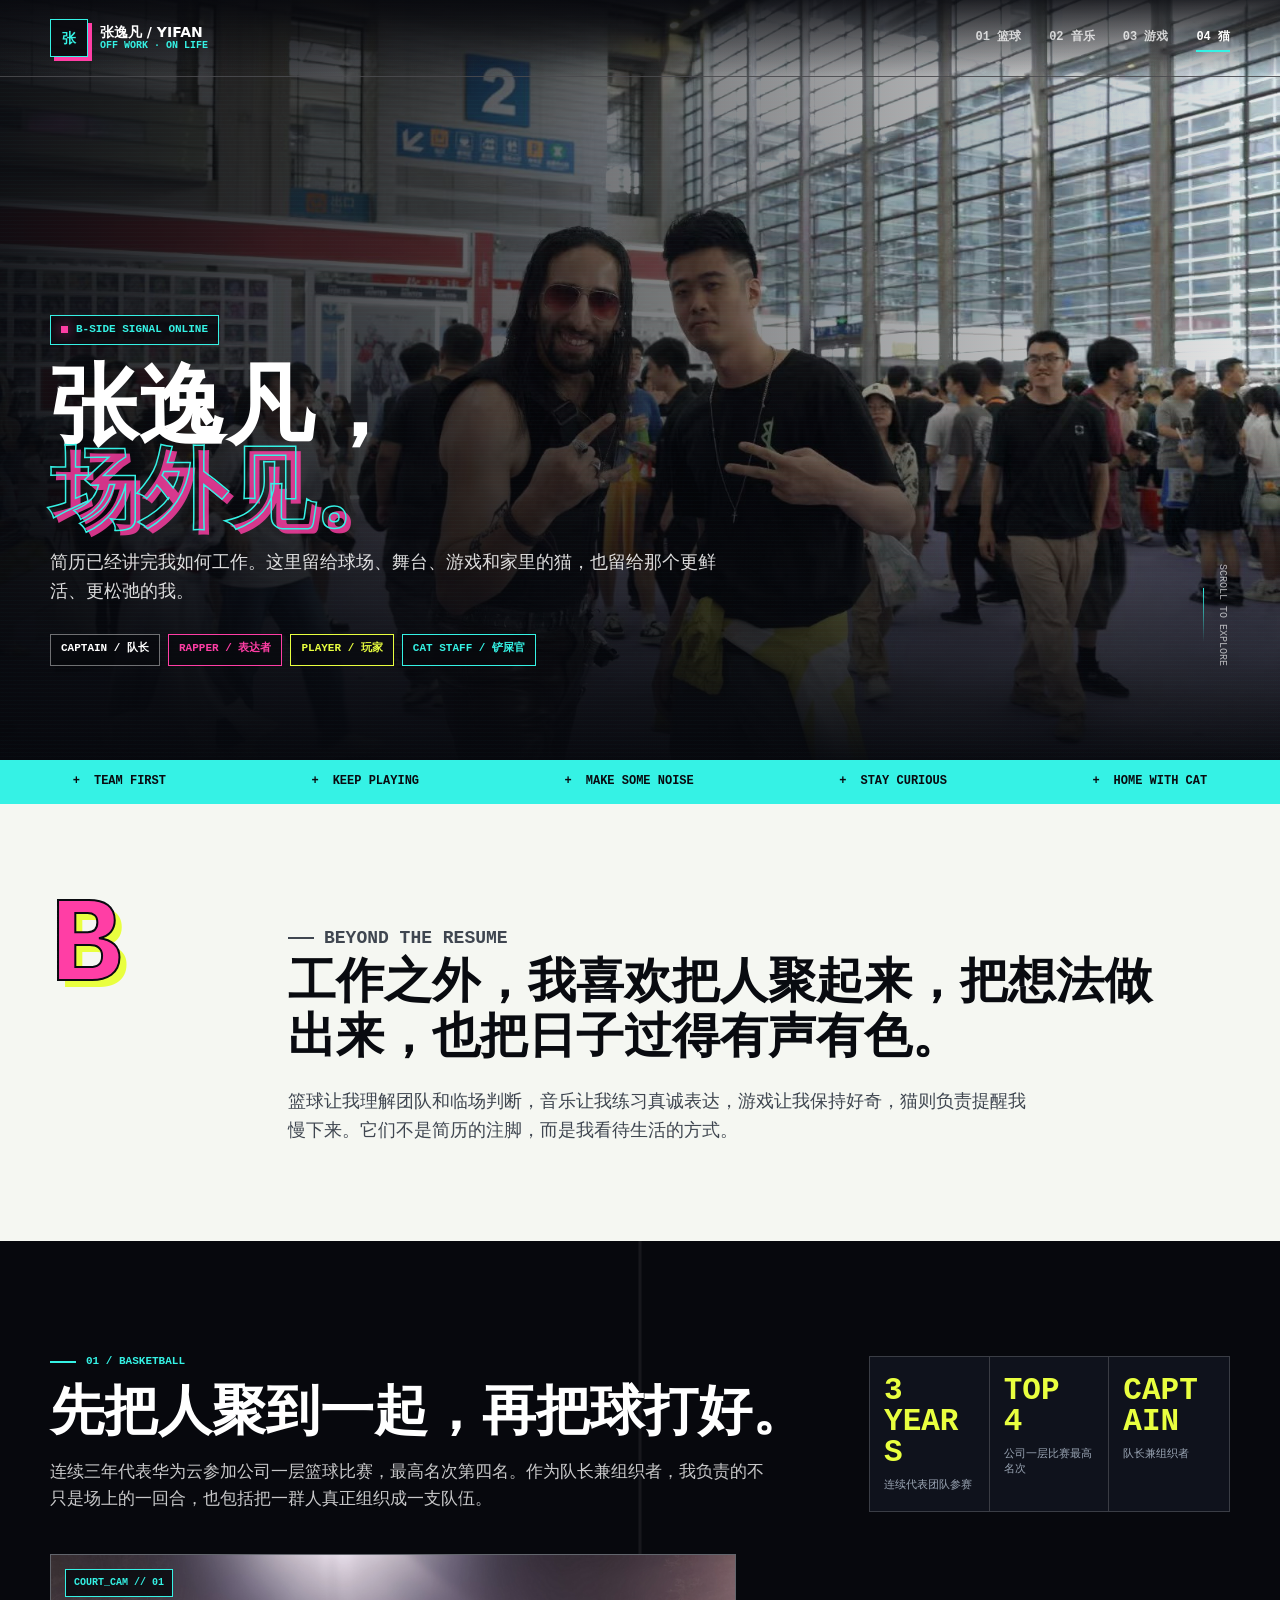
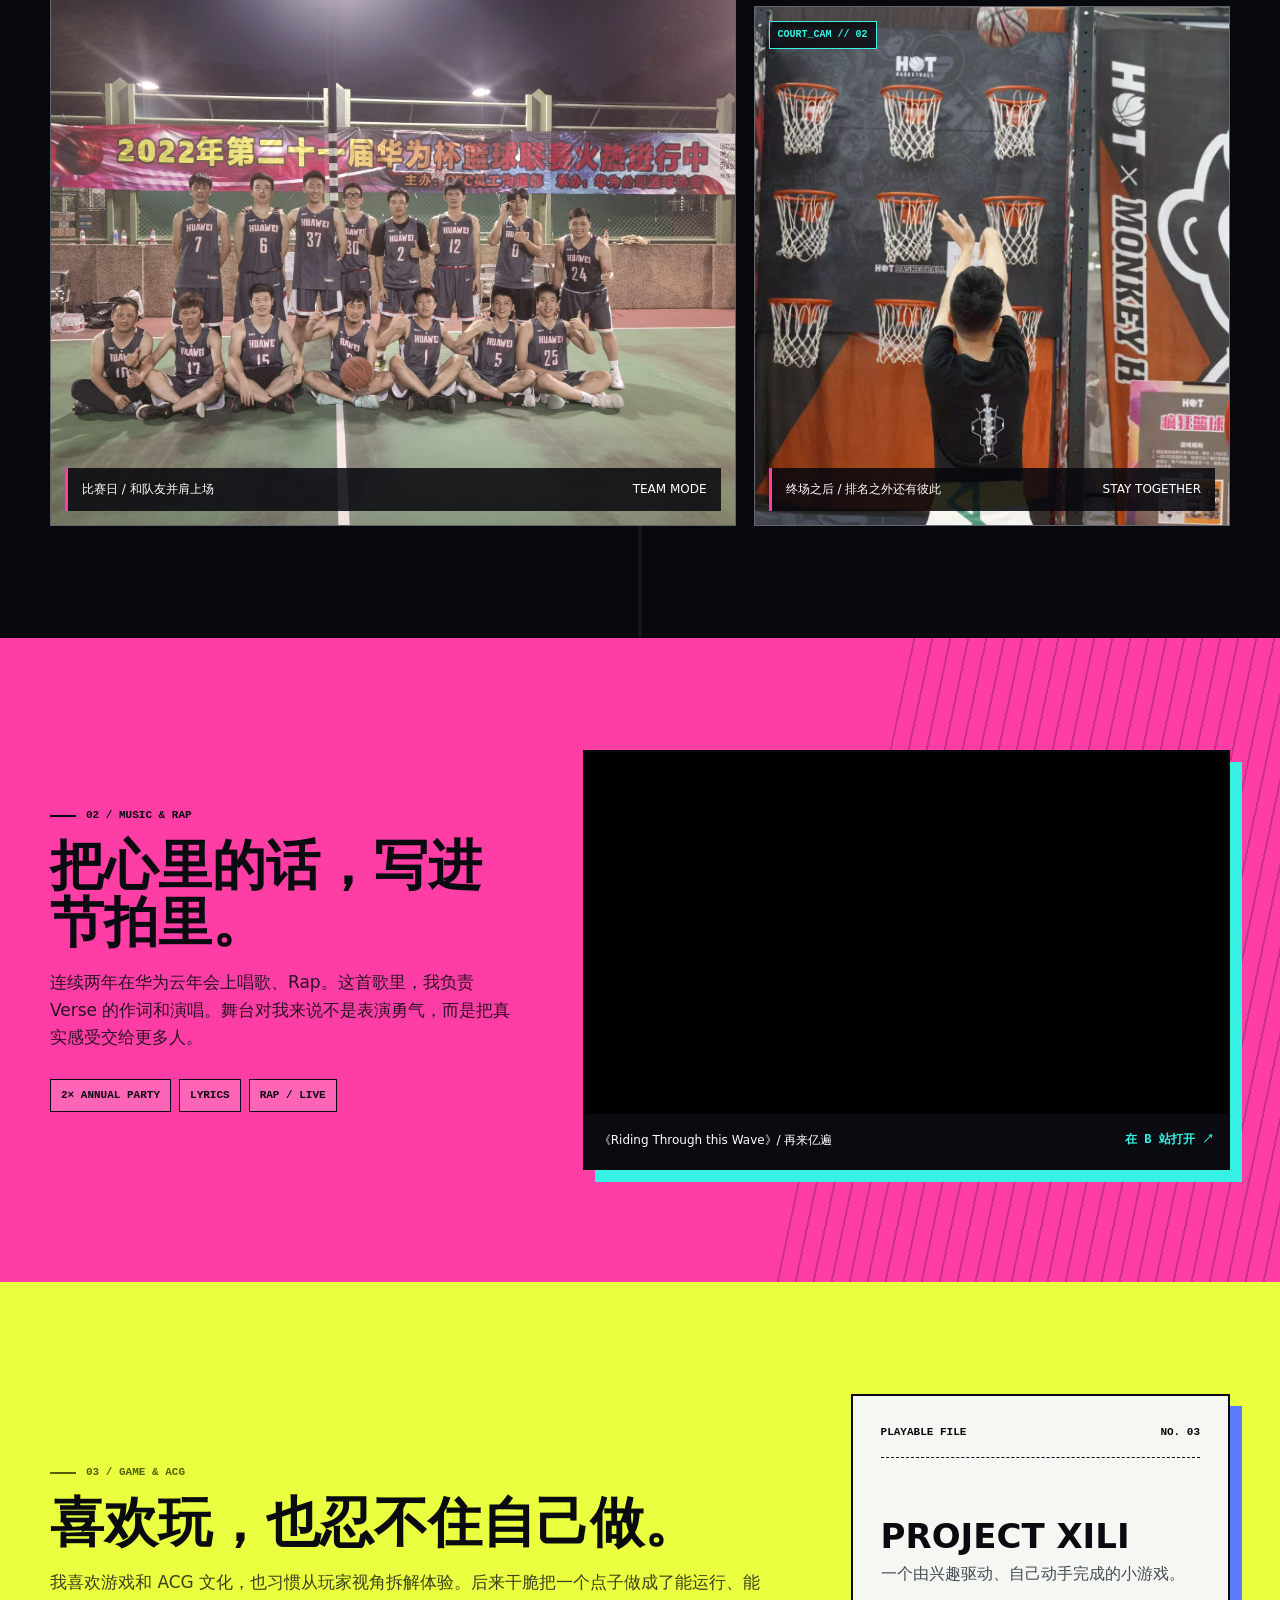
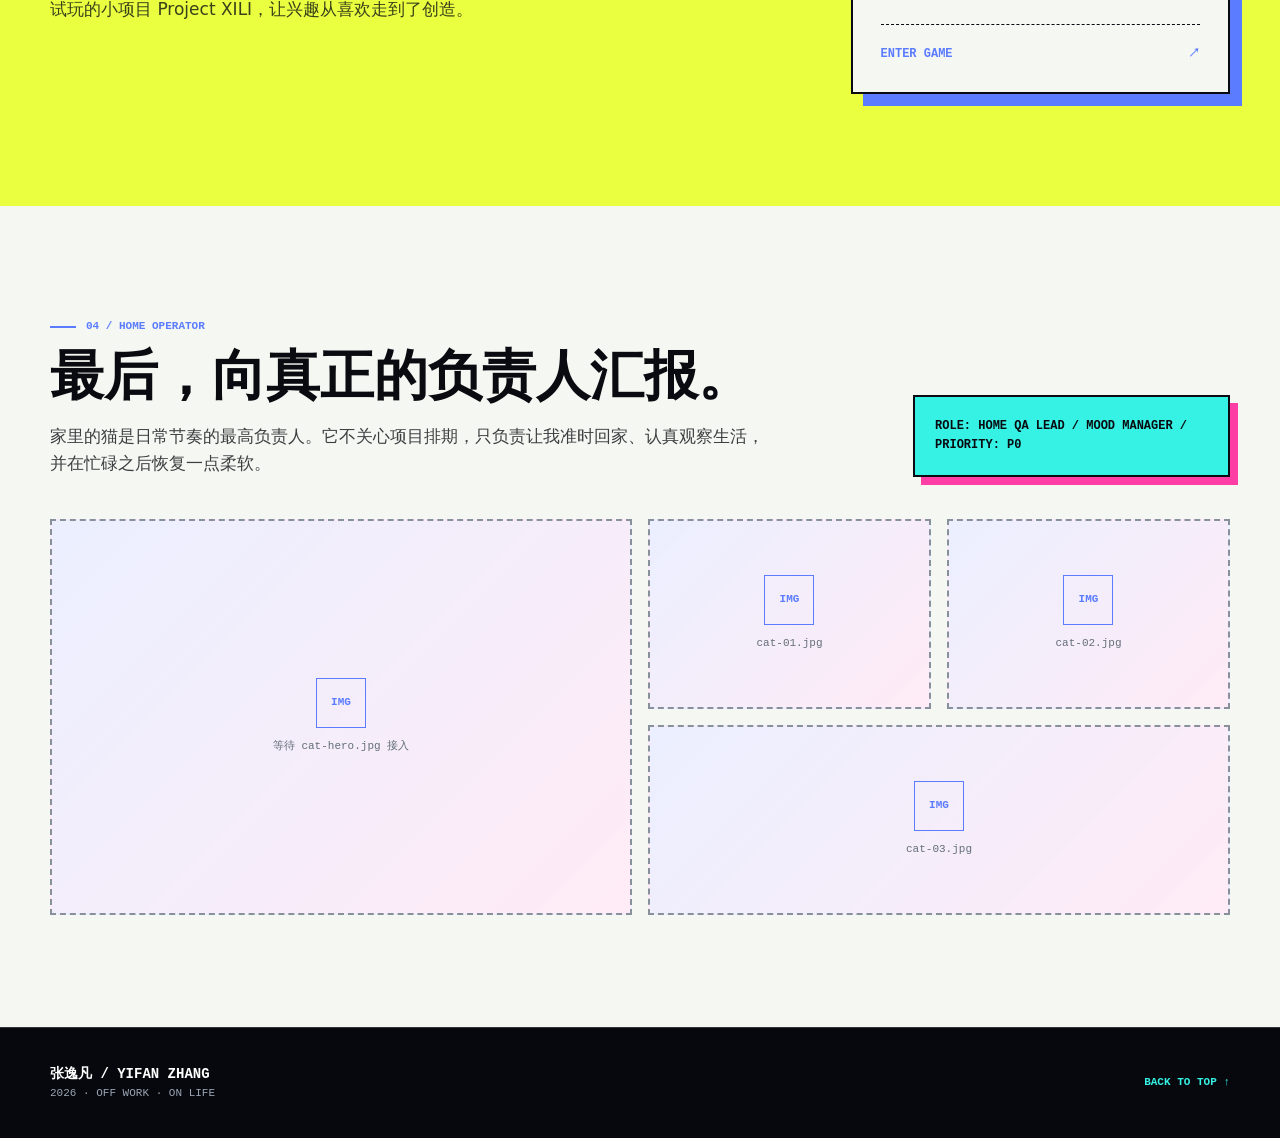
<file: index.html>
<!doctype html>
<html lang="zh-CN">
  <head>
    <meta charset="utf-8" />
    <meta name="viewport" content="width=device-width, initial-scale=1" />
    <meta name="description" content="张逸凡的场外主页：篮球队长、音乐与 Rap、独立游戏，以及家里的猫。" data-attr="content:site.meta.description" />
    <meta name="theme-color" content="#07080d" />
    <title data-text="site.meta.title">张逸凡 · 场外主页</title>
    <link rel="stylesheet" href="./cyber.css" />
    <script src="./content.js" defer></script>
    <script src="./site.js" defer></script>
  </head>
  <body id="top">
    <a class="skip-link" href="#main" data-text="site.a11y.skip">跳到主要内容</a>

    <header class="site-header">
      <div class="nav-shell">
        <a class="brand" href="#top" aria-label="返回首页顶部">
          <span class="brand-mark" data-text="site.brand.mark">张</span>
          <span class="brand-copy">
            <span data-text="site.brand.name">张逸凡 / YIFAN</span>
            <small data-text="site.brand.status">OFF WORK · ON LIFE</small>
          </span>
        </a>
        <button class="menu-toggle" type="button" aria-expanded="false" aria-controls="site-nav" aria-label="打开页面导航">
          <span></span><span></span><span></span>
        </button>
        <nav class="site-nav" id="site-nav" aria-label="兴趣导航">
          <a href="#basketball" data-text="site.nav.basketball">01 篮球</a>
          <a href="#music" data-text="site.nav.music">02 音乐</a>
          <a href="#game" data-text="site.nav.game">03 游戏</a>
          <a href="#cat" data-text="site.nav.cat">04 猫</a>
        </nav>
      </div>
    </header>

    <main id="main">
      <section class="hero" aria-labelledby="hero-title">
        <div class="hero-media" aria-hidden="true">
          <img src="./assets/life/basketball/hero.jpg" alt="" data-attr="src:site.hero.imageSrc" />
        </div>
        <div class="hero-inner">
          <span class="signal" data-text="site.hero.signal">B-SIDE SIGNAL ONLINE</span>
          <h1 id="hero-title">
            <span class="hero-solid" data-text="site.hero.titleSolid">张逸凡，</span>
            <span class="hero-outline" data-text="site.hero.titleOutline">场外见。</span>
          </h1>
          <p class="hero-lead" data-text="site.hero.lead">简历已经讲完我如何工作。这里留给球场、舞台、游戏和家里的猫，也留给那个更鲜活、更松弛的我。</p>
          <ul class="mode-list" aria-label="个人身份标签">
            <li data-text="site.hero.modes.0">CAPTAIN / 队长</li>
            <li data-text="site.hero.modes.1">RAPPER / 表达者</li>
            <li data-text="site.hero.modes.2">PLAYER / 玩家</li>
            <li data-text="site.hero.modes.3">CAT STAFF / 铲屎官</li>
          </ul>
        </div>
        <span class="scroll-cue" aria-hidden="true">SCROLL TO EXPLORE</span>
      </section>

      <div class="ticker" aria-hidden="true">
        <div class="ticker-track">
          <span>TEAM FIRST</span><span>KEEP PLAYING</span><span>MAKE SOME NOISE</span><span>STAY CURIOUS</span><span>HOME WITH CAT</span>
        </div>
      </div>

      <section class="manifesto" aria-labelledby="manifesto-title">
        <div class="content-shell manifesto-grid" data-reveal>
          <div class="manifesto-number" aria-hidden="true">B</div>
          <div>
            <p class="section-kicker" data-text="site.manifesto.kicker">Beyond the resume</p>
            <h2 id="manifesto-title" data-text="site.manifesto.title">工作之外，我喜欢把人聚起来，把想法做出来，也把日子过得有声有色。</h2>
            <p data-text="site.manifesto.copy">篮球让我理解团队和临场判断，音乐让我练习真诚表达，游戏让我保持好奇，猫则负责提醒我慢下来。它们不是简历的注脚，而是我看待生活的方式。</p>
          </div>
        </div>
      </section>

      <section class="hobby-section basketball" id="basketball" aria-labelledby="basketball-title">
        <div class="content-shell">
          <div class="section-head" data-reveal>
            <div>
              <p class="section-kicker" data-text="site.basketball.kicker">01 / Basketball</p>
              <h2 class="section-title" id="basketball-title" data-text="site.basketball.title">先把人聚到一起，再把球打好。</h2>
              <p class="section-copy" data-text="site.basketball.copy">连续三年代表华为云参加公司一层篮球比赛，最高名次第四名。作为队长兼组织者，我负责的不只是场上的一回合，也包括把一群人真正组织成一支队伍。</p>
            </div>
            <div class="stat-board" aria-label="篮球经历数据">
              <div class="stat"><strong data-text="site.basketball.stats.0.value">3 YEARS</strong><span data-text="site.basketball.stats.0.label">连续代表团队参赛</span></div>
              <div class="stat"><strong data-text="site.basketball.stats.1.value">TOP 4</strong><span data-text="site.basketball.stats.1.label">公司一层比赛最高名次</span></div>
              <div class="stat"><strong data-text="site.basketball.stats.2.value">CAPTAIN</strong><span data-text="site.basketball.stats.2.label">队长兼组织者</span></div>
            </div>
          </div>
          <div class="photo-grid" data-reveal>
            <figure class="photo-panel">
              <span class="media-code">COURT_CAM // 01</span>
              <img src="./assets/life/basketball/篮球1.jpg" alt="张逸凡参加篮球比赛的现场照片" data-attr="src:site.basketball.media.0.src;alt:site.basketball.media.0.alt" loading="lazy" />
              <figcaption class="photo-caption"><span data-text="site.basketball.media.0.caption">比赛日 / 和队友并肩上场</span><span>TEAM MODE</span></figcaption>
            </figure>
            <figure class="photo-panel secondary">
              <span class="media-code">COURT_CAM // 02</span>
              <img src="./assets/life/basketball/篮球2.jpg" alt="篮球队比赛后的合影" data-attr="src:site.basketball.media.1.src;alt:site.basketball.media.1.alt" loading="lazy" />
              <figcaption class="photo-caption"><span data-text="site.basketball.media.1.caption">终场之后 / 排名之外还有彼此</span><span>STAY TOGETHER</span></figcaption>
            </figure>
          </div>
        </div>
      </section>

      <section class="hobby-section music" id="music" aria-labelledby="music-title">
        <div class="content-shell music-layout">
          <div data-reveal>
            <p class="section-kicker" data-text="site.music.kicker">02 / Music & Rap</p>
            <h2 class="section-title" id="music-title" data-text="site.music.title">把心里的话，写进节拍里。</h2>
            <p class="section-copy" data-text="site.music.copy">连续两年在华为云年会上唱歌、Rap。这首歌里，我负责 Verse 的作词和演唱。舞台对我来说不是表演勇气，而是把真实感受交给更多人。</p>
            <div class="music-stats" aria-label="音乐经历标签">
              <span data-text="site.music.tags.0">2× ANNUAL PARTY</span><span data-text="site.music.tags.1">LYRICS</span><span data-text="site.music.tags.2">RAP / LIVE</span>
            </div>
          </div>
          <div class="video-shell" data-reveal>
            <div class="video-frame">
              <iframe src="https://player.bilibili.com/player.html?bvid=BV1sB4y1w7dh&page=1&high_quality=1&danmaku=0&autoplay=0" title="《Riding Through this Wave》：再来亿遍" data-attr="src:site.music.video.src;title:site.music.video.title" scrolling="no" allow="autoplay; fullscreen; encrypted-media; picture-in-picture" allowfullscreen referrerpolicy="no-referrer"></iframe>
            </div>
            <div class="video-meta">
              <span data-text="site.music.video.caption">《Riding Through this Wave》/ 再来亿遍</span>
              <a href="https://www.bilibili.com/video/BV1sB4y1w7dh/" data-attr="href:site.music.video.link" target="_blank" rel="noopener" data-text="site.music.video.cta">在 B 站打开 ↗</a>
            </div>
          </div>
        </div>
      </section>

      <section class="hobby-section game" id="game" aria-labelledby="game-title">
        <div class="content-shell game-layout">
          <div data-reveal>
            <p class="section-kicker" data-text="site.game.kicker">03 / Game & ACG</p>
            <h2 class="section-title" id="game-title" data-text="site.game.title">喜欢玩，也忍不住自己做。</h2>
            <p class="section-copy" data-text="site.game.copy">我喜欢游戏和 ACG 文化，也习惯从玩家视角拆解体验。后来干脆把一个点子做成了能运行、能试玩的小项目 Project XILI，让兴趣从喜欢走到了创造。</p>
          </div>
          <a class="game-ticket" href="https://beneshady.github.io/Project_XILI/" data-attr="href:site.game.link" target="_blank" rel="noopener" data-reveal>
            <span class="game-ticket-label"><span>PLAYABLE FILE</span><span>NO. 03</span></span>
            <span><strong data-text="site.game.ticket.title">PROJECT XILI</strong><span class="game-ticket-copy" data-text="site.game.ticket.copy">一个由兴趣驱动、自己动手完成的小游戏。</span></span>
            <span class="game-ticket-cta"><span data-text="site.game.ticket.cta">ENTER GAME</span><span aria-hidden="true">↗</span></span>
          </a>
        </div>
      </section>

      <section class="hobby-section cat" id="cat" aria-labelledby="cat-title">
        <div class="content-shell">
          <div class="cat-head" data-reveal>
            <div>
              <p class="section-kicker" data-text="site.cat.kicker">04 / Home Operator</p>
              <h2 class="section-title" id="cat-title" data-text="site.cat.title">最后，向真正的负责人汇报。</h2>
              <p class="section-copy" data-text="site.cat.copy">家里的猫是日常节奏的最高负责人。它不关心项目排期，只负责让我准时回家、认真观察生活，并在忙碌之后恢复一点柔软。</p>
            </div>
            <div class="cat-role" data-text="site.cat.role">ROLE: HOME QA LEAD / MOOD MANAGER / PRIORITY: P0</div>
          </div>
          <div class="cat-grid" data-reveal>
            <figure class="cat-slot" data-media-src="./assets/life/cat/cat-hero.jpg" data-media-alt="家里的猫的主照片" data-attr="data-media-src:site.cat.media.0.src;data-media-alt:site.cat.media.0.alt">
              <figcaption class="cat-placeholder"><span data-text="site.cat.media.0.placeholder">等待 cat-hero.jpg 接入</span></figcaption>
            </figure>
            <figure class="cat-slot" data-media-src="./assets/life/cat/cat-01.jpg" data-media-alt="家里的猫的日常照片一" data-attr="data-media-src:site.cat.media.1.src;data-media-alt:site.cat.media.1.alt">
              <figcaption class="cat-placeholder"><span data-text="site.cat.media.1.placeholder">cat-01.jpg</span></figcaption>
            </figure>
            <figure class="cat-slot" data-media-src="./assets/life/cat/cat-02.jpg" data-media-alt="家里的猫的日常照片二" data-attr="data-media-src:site.cat.media.2.src;data-media-alt:site.cat.media.2.alt">
              <figcaption class="cat-placeholder"><span data-text="site.cat.media.2.placeholder">cat-02.jpg</span></figcaption>
            </figure>
            <figure class="cat-slot" data-media-src="./assets/life/cat/cat-03.jpg" data-media-alt="家里的猫的日常照片三" data-attr="data-media-src:site.cat.media.3.src;data-media-alt:site.cat.media.3.alt">
              <figcaption class="cat-placeholder"><span data-text="site.cat.media.3.placeholder">cat-03.jpg</span></figcaption>
            </figure>
          </div>
        </div>
      </section>
    </main>

    <footer class="site-footer">
      <div class="content-shell footer-inner">
        <div>
          <div class="footer-name" data-text="site.footer.name">张逸凡 / YIFAN ZHANG</div>
          <div><span data-current-year></span> · <span data-text="site.footer.tagline">OFF WORK · ON LIFE</span></div>
        </div>
        <a class="back-top" href="#top" data-text="site.footer.backTop">BACK TO TOP ↑</a>
      </div>
    </footer>
  </body>
</html>
</file>
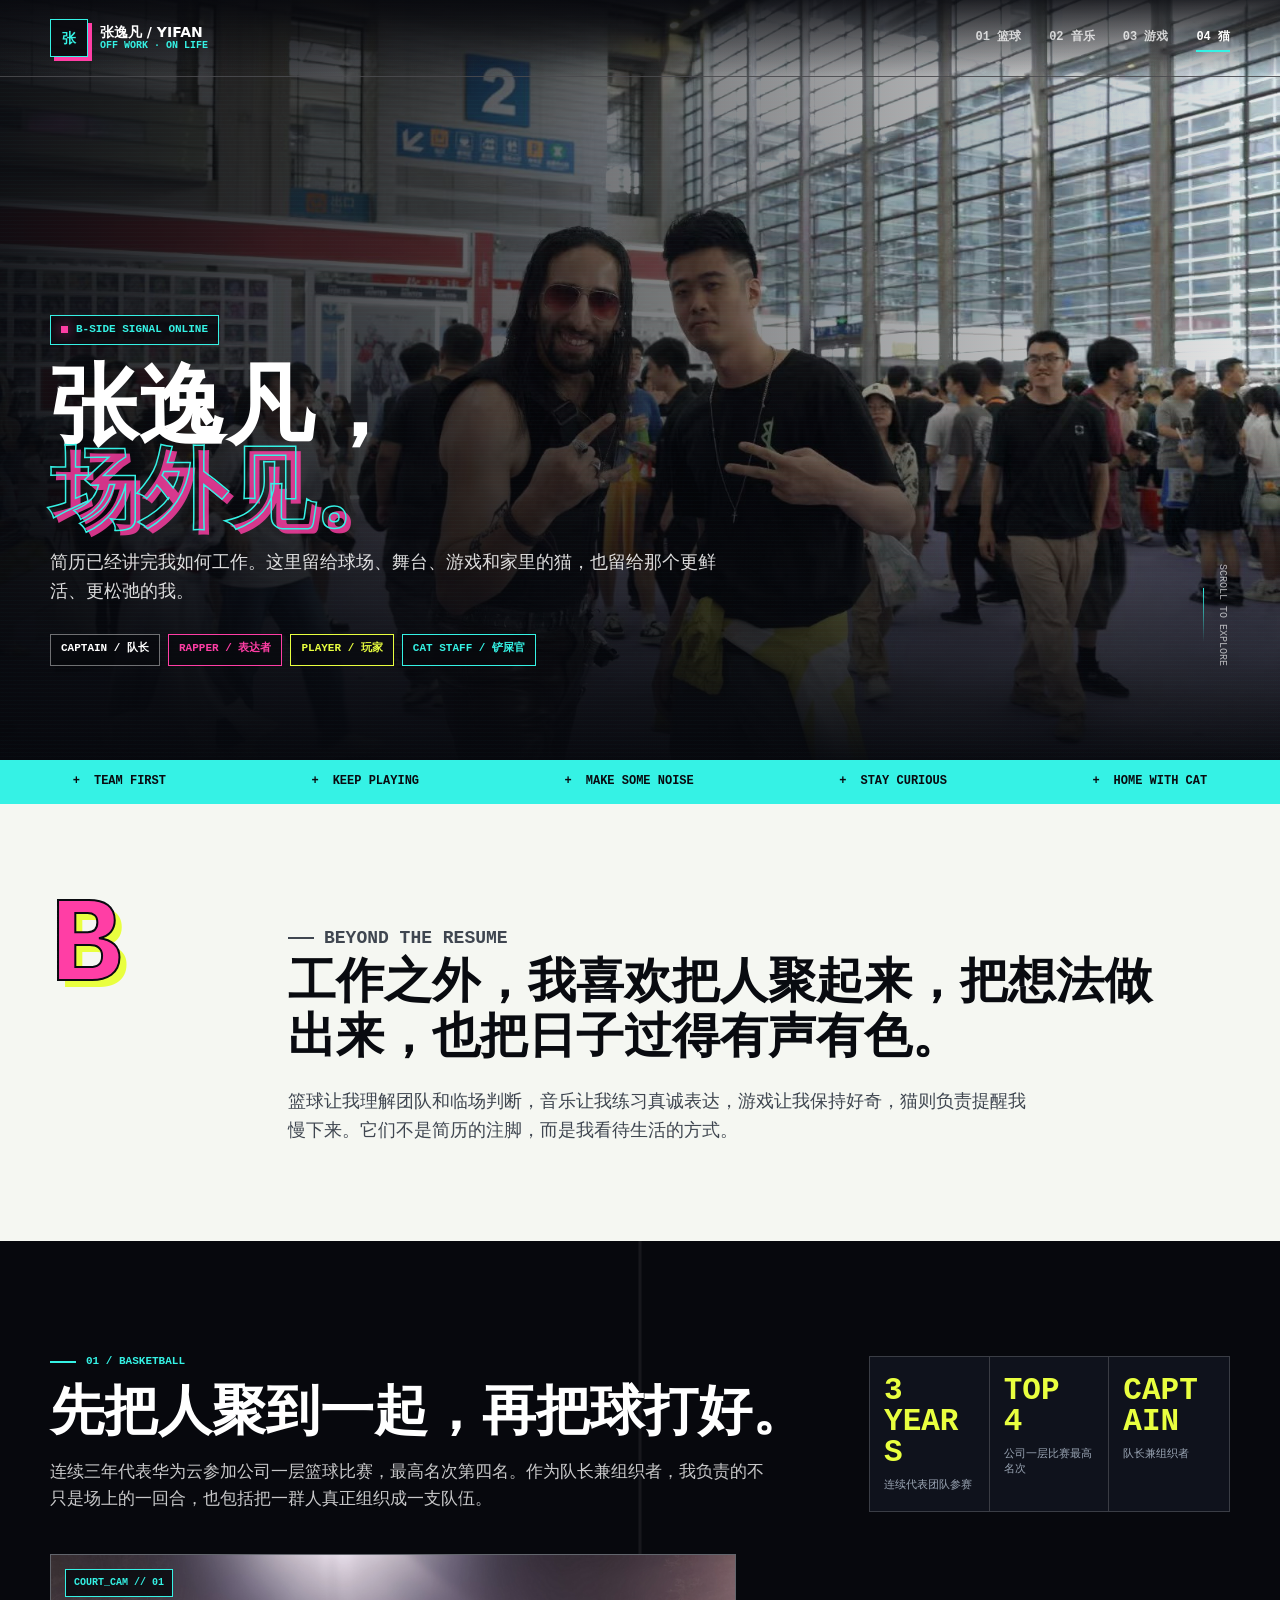
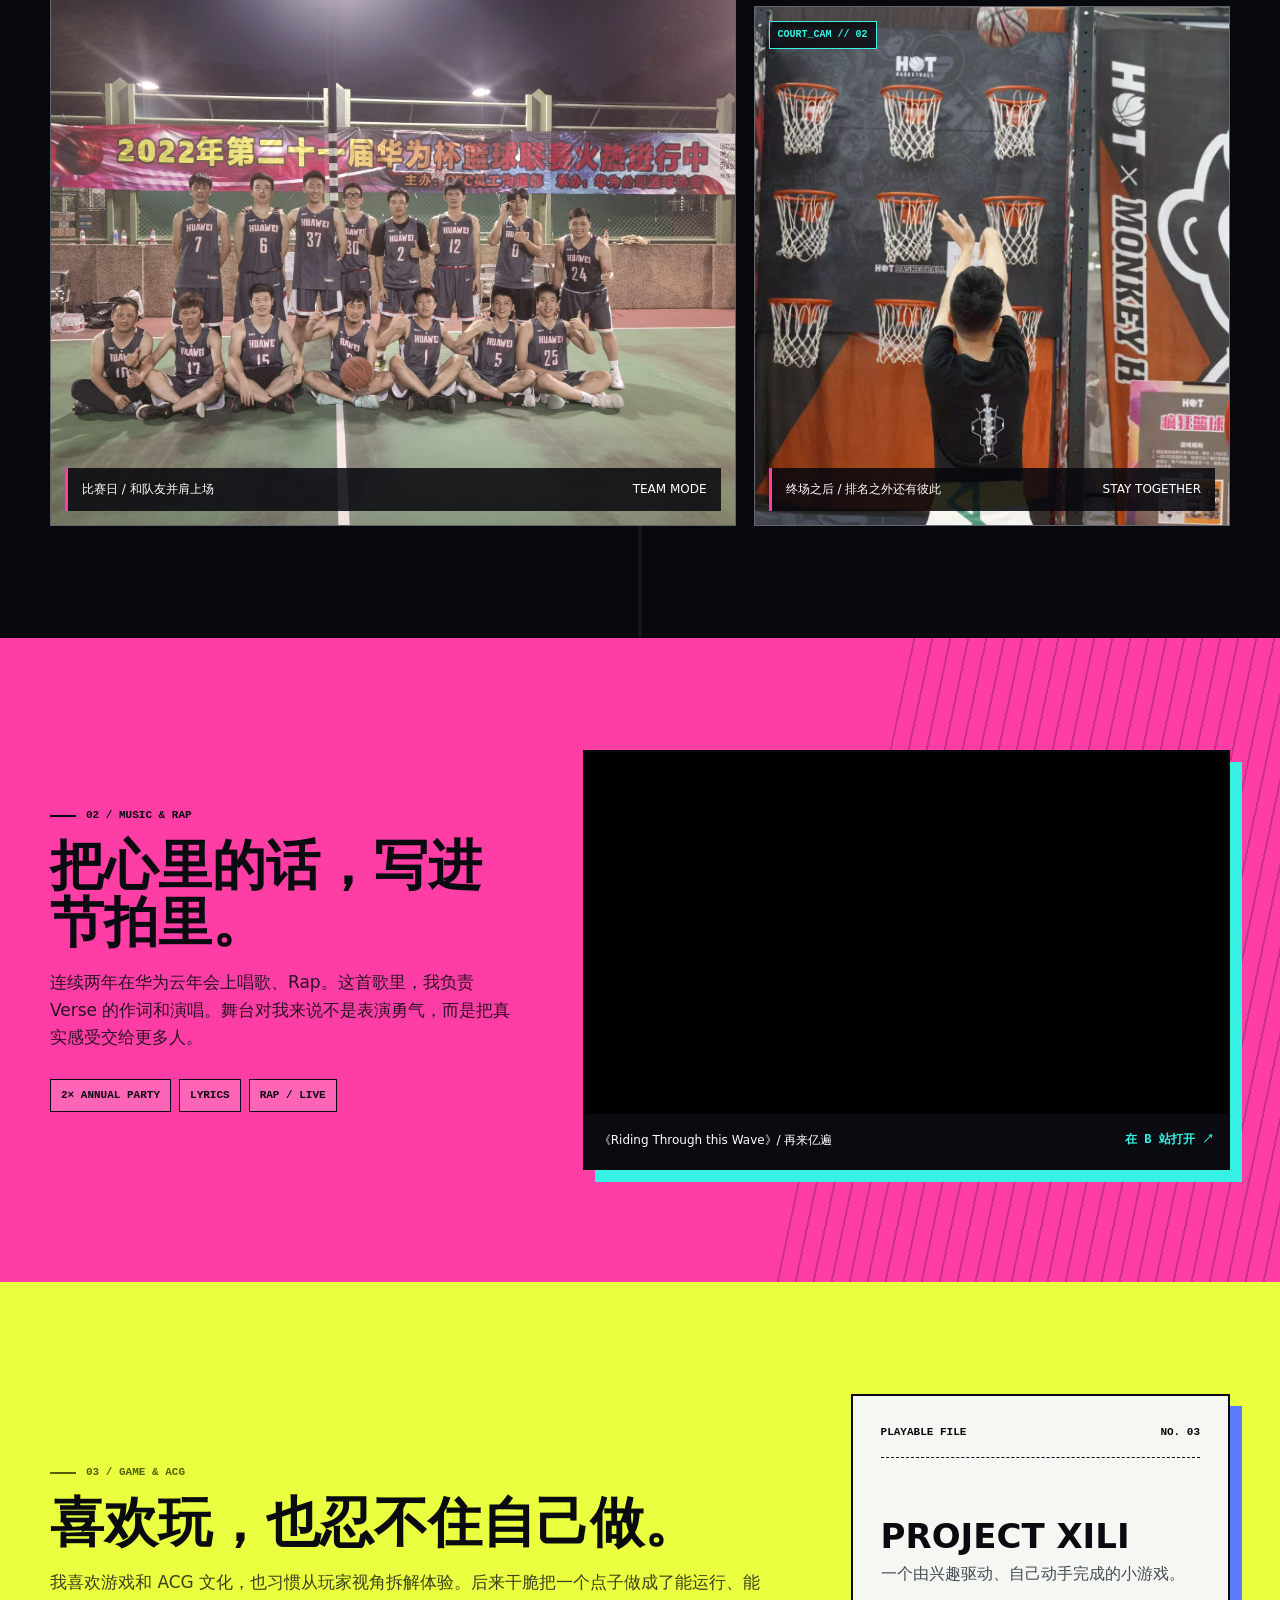
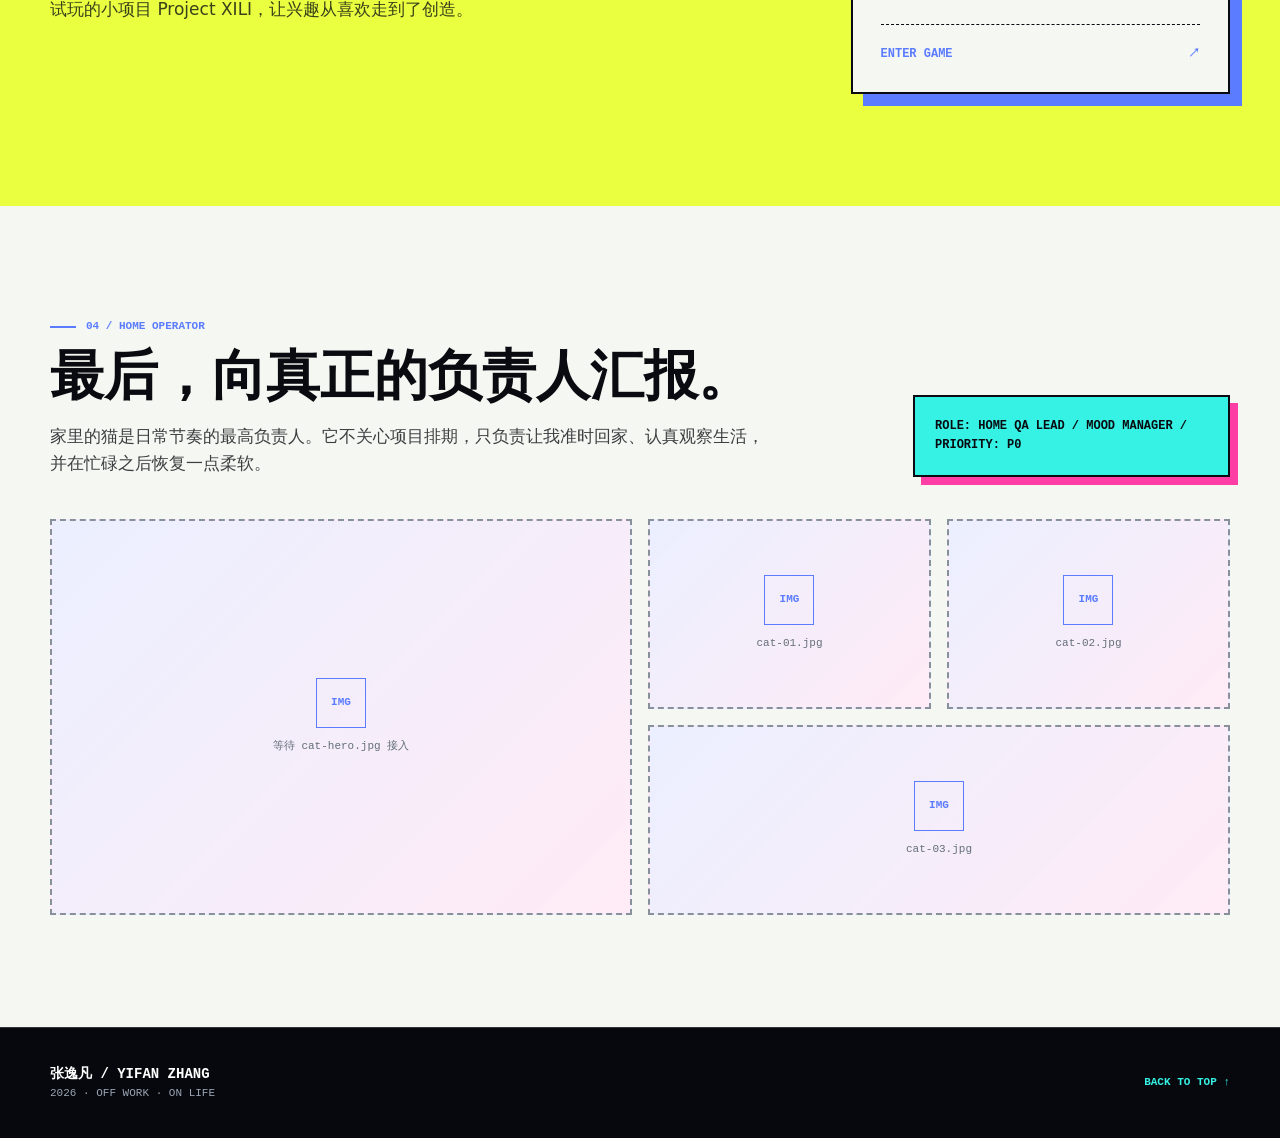
<file: life/index.html>
<!doctype html>
<html lang="zh-CN">
  <head>
    <meta charset="utf-8" />
    <meta name="viewport" content="width=device-width, initial-scale=1" />
    <title>正在前往张逸凡的场外主页</title>
    <meta http-equiv="refresh" content="0; url=../index.html" />
    <link rel="canonical" href="../index.html" />
    <script>
      const target = new URL("../index.html", window.location.href);
      target.hash = window.location.hash;
      window.location.replace(target.href);
    </script>
  </head>
  <body>
    <p><a href="../index.html">进入场外主页</a></p>
  </body>
</html>
</file>
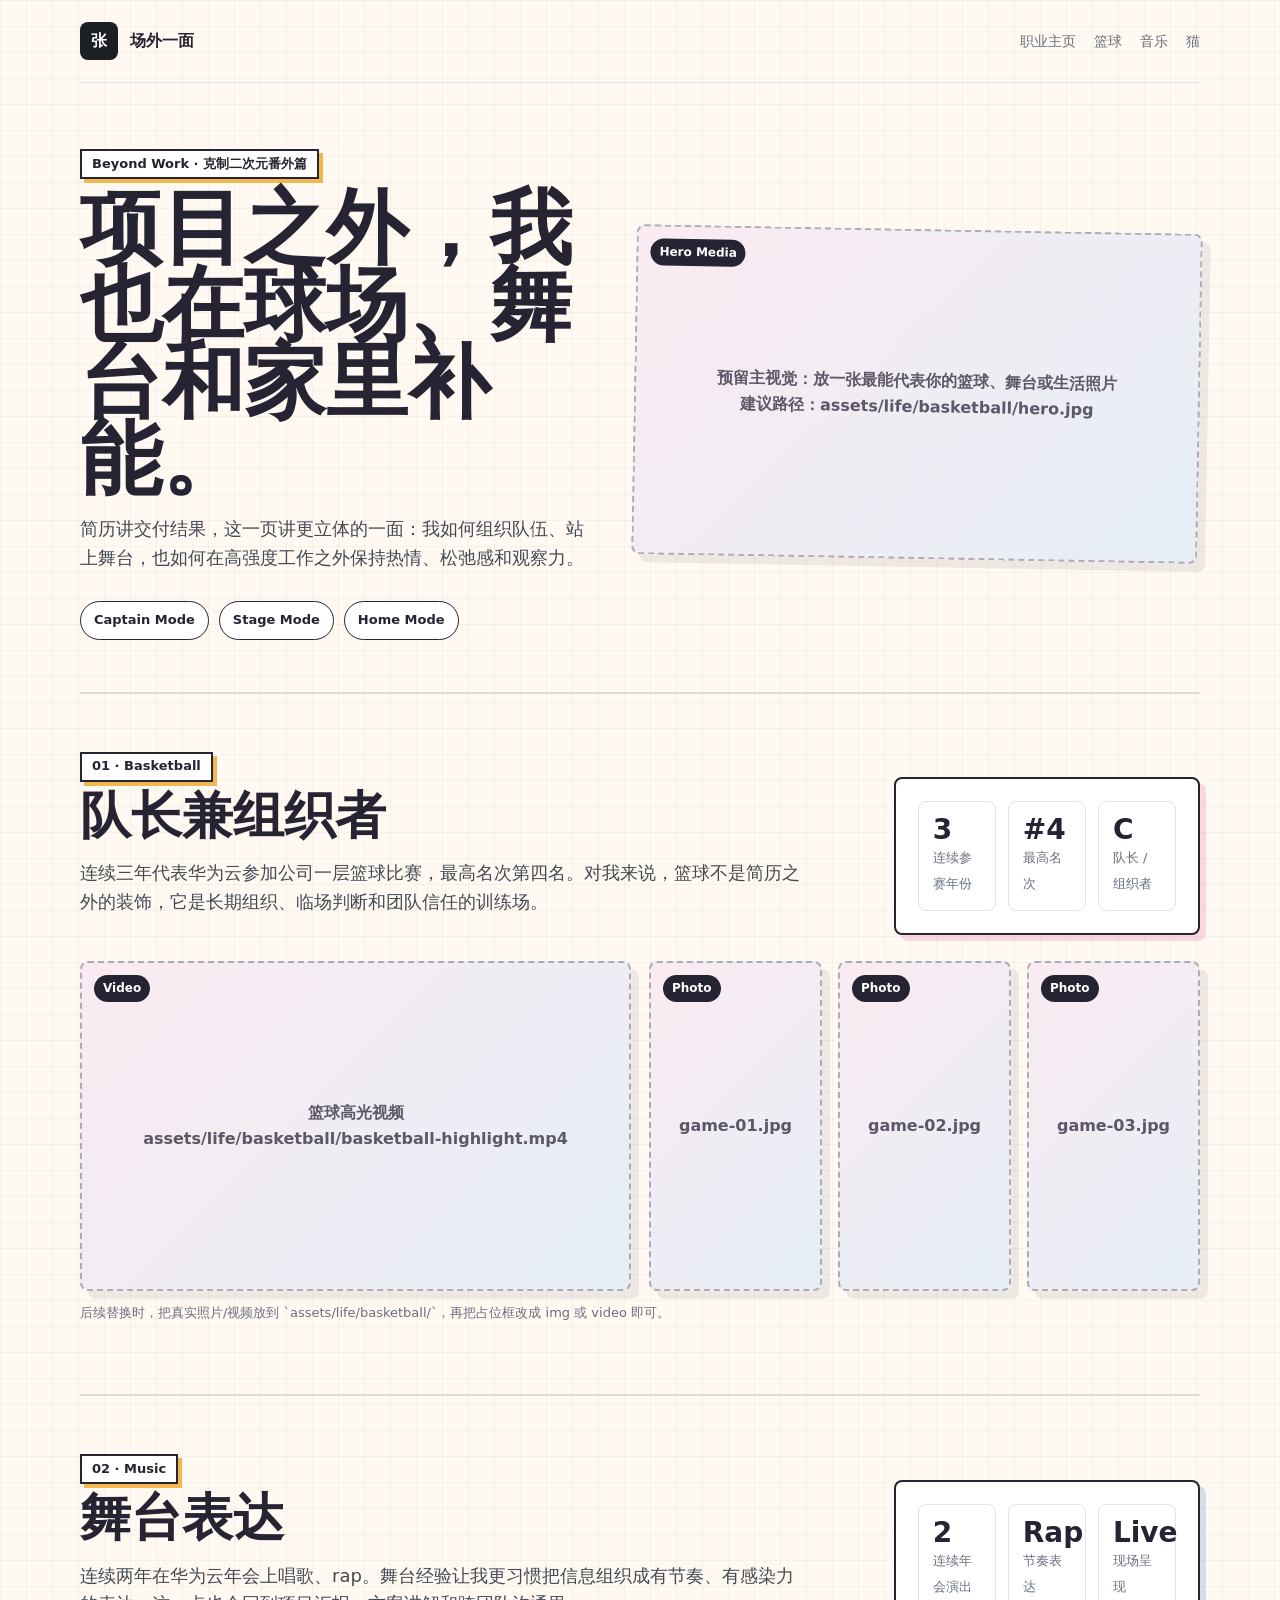
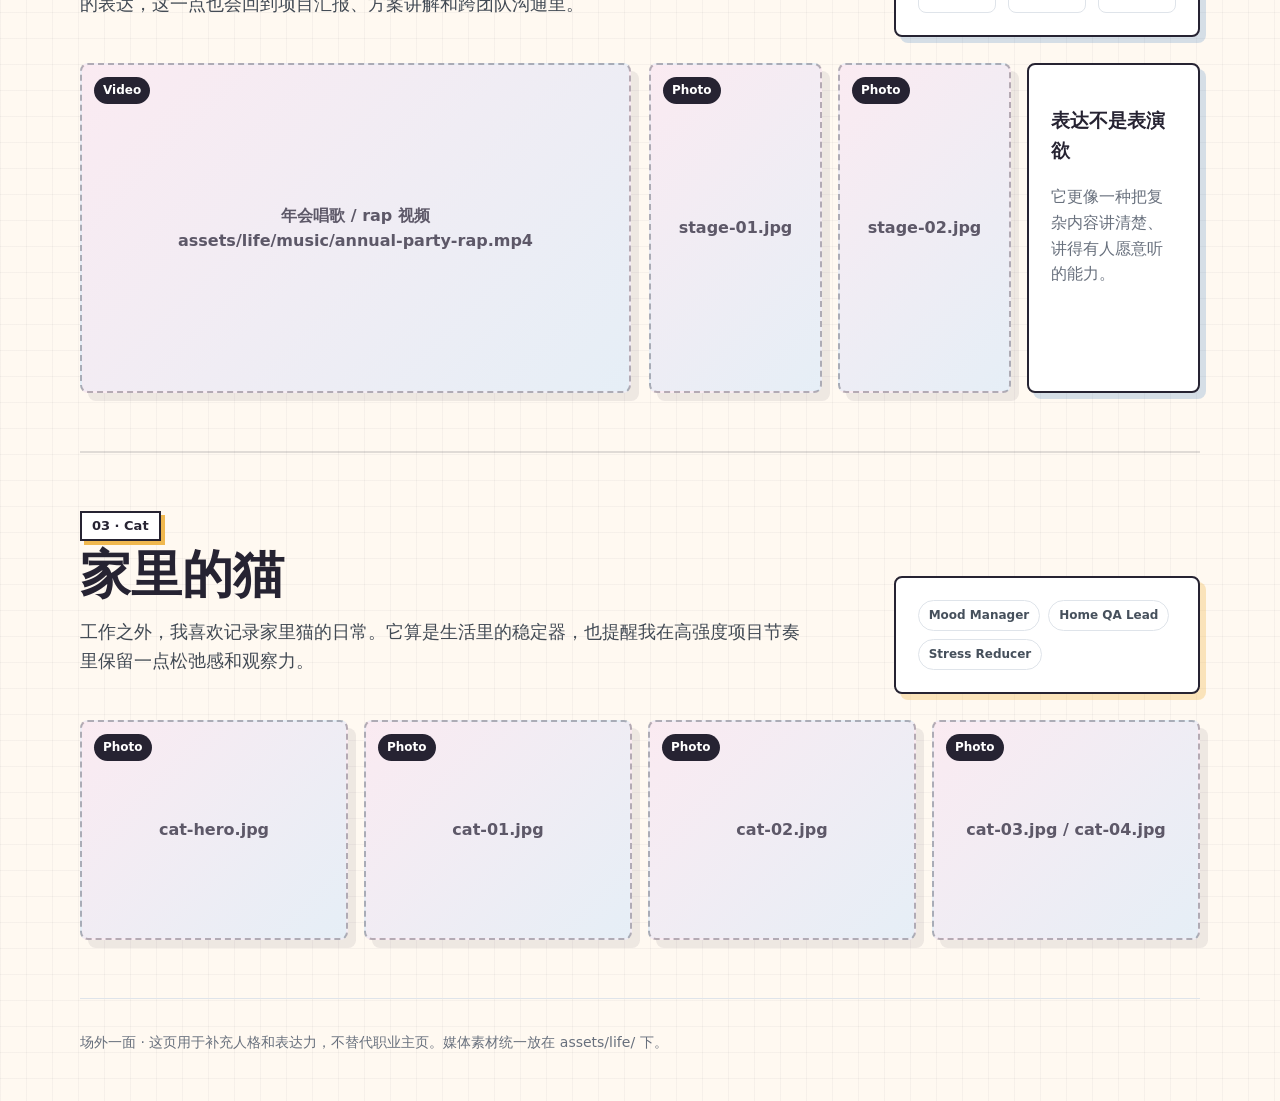
<file: masterportfolio/life/index.html>
<!doctype html>
<html lang="zh-CN">
  <head>
    <meta charset="utf-8" />
    <meta name="viewport" content="width=device-width, initial-scale=1" />
    <title>张逸凡 · 场外一面</title>
    <link rel="stylesheet" href="../../shared.css" />
    <style>
      :root {
        --life-pink: #d9578f;
        --life-blue: #2e76b8;
        --life-yellow: #f0b84f;
        --life-ink: #262332;
      }

      body {
        color: var(--life-ink);
        background:
          linear-gradient(90deg, rgba(38, 35, 50, 0.04) 1px, transparent 1px),
          linear-gradient(rgba(38, 35, 50, 0.04) 1px, transparent 1px),
          #fff9f1;
        background-size: 26px 26px;
      }

      .life-hero {
        display: grid;
        grid-template-columns: minmax(0, 0.95fr) minmax(320px, 1.05fr);
        gap: 42px;
        align-items: center;
        padding: 66px 0 52px;
      }

      .life-hero h1 {
        margin: 10px 0 18px;
        font-size: clamp(42px, 7vw, 82px);
        line-height: 0.94;
        letter-spacing: 0;
      }

      .pixel-label {
        display: inline-flex;
        align-items: center;
        width: fit-content;
        min-height: 30px;
        padding: 0 10px;
        border: 2px solid var(--life-ink);
        background: #fff;
        box-shadow: 4px 4px 0 var(--life-yellow);
        font-size: 13px;
        font-weight: 800;
      }

      .life-nav {
        display: flex;
        flex-wrap: wrap;
        gap: 10px;
        margin-top: 28px;
      }

      .life-nav a {
        border: 1px solid var(--life-ink);
        border-radius: 999px;
        padding: 8px 13px;
        background: #fff;
        font-size: 13px;
        font-weight: 760;
      }

      .media-board {
        display: grid;
        gap: 14px;
        transform: rotate(1deg);
      }

      .media-slot {
        position: relative;
        display: grid;
        min-height: 220px;
        place-items: center;
        overflow: hidden;
        border: 2px dashed rgba(38, 35, 50, 0.32);
        border-radius: 8px;
        background:
          linear-gradient(135deg, rgba(217, 87, 143, 0.12), rgba(46, 118, 184, 0.12)),
          #fff;
        box-shadow: 8px 8px 0 rgba(38, 35, 50, 0.08);
      }

      .media-slot::before {
        content: attr(data-type);
        position: absolute;
        top: 12px;
        left: 12px;
        border-radius: 999px;
        padding: 4px 9px;
        background: var(--life-ink);
        color: #fff;
        font-size: 12px;
        font-weight: 760;
      }

      .media-slot span {
        max-width: 78%;
        text-align: center;
        color: #5d5868;
        font-weight: 700;
      }

      .media-slot.large {
        min-height: 330px;
      }

      .media-grid {
        display: grid;
        grid-template-columns: repeat(3, minmax(0, 1fr));
        gap: 16px;
      }

      .media-grid.cat-grid {
        grid-template-columns: repeat(4, minmax(0, 1fr));
      }

      .life-section {
        padding: 58px 0;
        border-top: 2px solid rgba(38, 35, 50, 0.14);
      }

      .life-section-head {
        display: grid;
        grid-template-columns: minmax(0, 0.72fr) minmax(260px, 0.28fr);
        gap: 26px;
        align-items: end;
        margin-bottom: 26px;
      }

      .life-section h2 {
        margin: 8px 0 12px;
        font-size: clamp(32px, 4vw, 52px);
        line-height: 1;
        letter-spacing: 0;
      }

      .life-card {
        padding: 22px;
        border: 2px solid var(--life-ink);
        border-radius: 8px;
        background: #fff;
        box-shadow: 6px 6px 0 rgba(217, 87, 143, 0.2);
      }

      .life-card.blue {
        box-shadow: 6px 6px 0 rgba(46, 118, 184, 0.2);
      }

      .life-card.yellow {
        box-shadow: 6px 6px 0 rgba(240, 184, 79, 0.34);
      }

      .stat-row {
        display: grid;
        grid-template-columns: repeat(3, minmax(0, 1fr));
        gap: 12px;
      }

      .stat {
        padding: 14px;
        border: 1px solid var(--line);
        border-radius: 8px;
        background: #fff;
      }

      .stat strong {
        display: block;
        font-size: 28px;
        line-height: 1;
      }

      .stat span {
        color: var(--muted);
        font-size: 13px;
      }

      .placeholder-note {
        margin-top: 12px;
        color: var(--muted);
        font-size: 13px;
      }

      @media (max-width: 860px) {
        .life-hero,
        .life-section-head {
          grid-template-columns: 1fr;
        }

        .media-board {
          transform: none;
        }

        .media-grid,
        .media-grid.cat-grid,
        .stat-row {
          grid-template-columns: 1fr;
        }
      }
    </style>
  </head>
  <body>
    <main class="page-shell">
      <header class="topbar">
        <a class="brand" href="../index.html"><span class="mark">张</span><span>场外一面</span></a>
        <nav class="nav" aria-label="页面导航">
          <a href="../index.html">职业主页</a>
          <a href="#basketball">篮球</a>
          <a href="#music">音乐</a>
          <a href="#cat">猫</a>
        </nav>
      </header>

      <section class="life-hero">
        <div>
          <span class="pixel-label">Beyond Work · 克制二次元番外篇</span>
          <h1>项目之外，我也在球场、舞台和家里补能。</h1>
          <p class="lead">
            简历讲交付结果，这一页讲更立体的一面：我如何组织队伍、站上舞台，也如何在高强度工作之外保持热情、松弛感和观察力。
          </p>
          <div class="life-nav">
            <a href="#basketball">Captain Mode</a>
            <a href="#music">Stage Mode</a>
            <a href="#cat">Home Mode</a>
          </div>
        </div>
        <div class="media-board">
          <div class="media-slot large" data-type="Hero Media">
            <span>预留主视觉：放一张最能代表你的篮球、舞台或生活照片<br />建议路径：assets/life/basketball/hero.jpg</span>
          </div>
        </div>
      </section>

      <section class="life-section" id="basketball">
        <div class="life-section-head">
          <div>
            <span class="pixel-label">01 · Basketball</span>
            <h2>队长兼组织者</h2>
            <p class="lead">
              连续三年代表华为云参加公司一层篮球比赛，最高名次第四名。对我来说，篮球不是简历之外的装饰，它是长期组织、临场判断和团队信任的训练场。
            </p>
          </div>
          <div class="life-card">
            <div class="stat-row">
              <div class="stat"><strong>3</strong><span>连续参赛年份</span></div>
              <div class="stat"><strong>#4</strong><span>最高名次</span></div>
              <div class="stat"><strong>C</strong><span>队长 / 组织者</span></div>
            </div>
          </div>
        </div>
        <div class="grid two">
          <div class="media-slot large" data-type="Video">
            <span>篮球高光视频<br />assets/life/basketball/basketball-highlight.mp4</span>
          </div>
          <div class="media-grid">
            <div class="media-slot" data-type="Photo"><span>game-01.jpg</span></div>
            <div class="media-slot" data-type="Photo"><span>game-02.jpg</span></div>
            <div class="media-slot" data-type="Photo"><span>game-03.jpg</span></div>
          </div>
        </div>
        <p class="placeholder-note">后续替换时，把真实照片/视频放到 `assets/life/basketball/`，再把占位框改成 img 或 video 即可。</p>
      </section>

      <section class="life-section" id="music">
        <div class="life-section-head">
          <div>
            <span class="pixel-label">02 · Music</span>
            <h2>舞台表达</h2>
            <p class="lead">
              连续两年在华为云年会上唱歌、rap。舞台经验让我更习惯把信息组织成有节奏、有感染力的表达，这一点也会回到项目汇报、方案讲解和跨团队沟通里。
            </p>
          </div>
          <div class="life-card blue">
            <div class="stat-row">
              <div class="stat"><strong>2</strong><span>连续年会演出</span></div>
              <div class="stat"><strong>Rap</strong><span>节奏表达</span></div>
              <div class="stat"><strong>Live</strong><span>现场呈现</span></div>
            </div>
          </div>
        </div>
        <div class="grid two">
          <div class="media-slot large" data-type="Video">
            <span>年会唱歌 / rap 视频<br />assets/life/music/annual-party-rap.mp4</span>
          </div>
          <div class="media-grid">
            <div class="media-slot" data-type="Photo"><span>stage-01.jpg</span></div>
            <div class="media-slot" data-type="Photo"><span>stage-02.jpg</span></div>
            <div class="life-card blue">
              <h3>表达不是表演欲</h3>
              <p class="muted">它更像一种把复杂内容讲清楚、讲得有人愿意听的能力。</p>
            </div>
          </div>
        </div>
      </section>

      <section class="life-section" id="cat">
        <div class="life-section-head">
          <div>
            <span class="pixel-label">03 · Cat</span>
            <h2>家里的猫</h2>
            <p class="lead">
              工作之外，我喜欢记录家里猫的日常。它算是生活里的稳定器，也提醒我在高强度项目节奏里保留一点松弛感和观察力。
            </p>
          </div>
          <div class="life-card yellow">
            <div class="tag-row">
              <span class="tag">Mood Manager</span>
              <span class="tag">Home QA Lead</span>
              <span class="tag">Stress Reducer</span>
            </div>
          </div>
        </div>
        <div class="media-grid cat-grid">
          <div class="media-slot" data-type="Photo"><span>cat-hero.jpg</span></div>
          <div class="media-slot" data-type="Photo"><span>cat-01.jpg</span></div>
          <div class="media-slot" data-type="Photo"><span>cat-02.jpg</span></div>
          <div class="media-slot" data-type="Photo"><span>cat-03.jpg / cat-04.jpg</span></div>
        </div>
      </section>

      <footer class="footer">
        场外一面 · 这页用于补充人格和表达力，不替代职业主页。媒体素材统一放在 assets/life/ 下。
      </footer>
    </main>
  </body>
</html>
</file>
<file: cyber.css>
:root {
  --void: #07080d;
  --void-soft: #0d1018;
  --panel: #111520;
  --paper: #f5f7f2;
  --ink: #090b10;
  --white: #ffffff;
  --muted: #9aa5b4;
  --cyan: #35f2e5;
  --pink: #ff3ea5;
  --yellow: #e9ff3f;
  --blue: #5b7cff;
  --line: rgba(255, 255, 255, 0.18);
  --content: 1180px;
}

* {
  box-sizing: border-box;
}

html {
  scroll-behavior: smooth;
  background: var(--void);
}

body {
  margin: 0;
  color: var(--white);
  background: var(--void);
  font-family: Inter, ui-sans-serif, system-ui, -apple-system, BlinkMacSystemFont, "Segoe UI", "Microsoft YaHei", sans-serif;
  line-height: 1.6;
}

body.menu-open {
  overflow: hidden;
}

button,
a {
  color: inherit;
  font: inherit;
}

a {
  text-decoration: none;
}

img {
  display: block;
  max-width: 100%;
}

figure {
  margin: 0;
}

::selection {
  color: var(--ink);
  background: var(--cyan);
}

.skip-link {
  position: fixed;
  top: 8px;
  left: 8px;
  z-index: 100;
  padding: 8px 12px;
  color: var(--ink);
  background: var(--yellow);
  transform: translateY(-160%);
}

.skip-link:focus {
  transform: translateY(0);
}

.site-header {
  position: absolute;
  inset: 0 0 auto;
  z-index: 20;
  border-bottom: 1px solid rgba(255, 255, 255, 0.24);
  background: linear-gradient(to bottom, rgba(7, 8, 13, 0.86), rgba(7, 8, 13, 0));
}

.nav-shell {
  display: flex;
  width: min(var(--content), calc(100% - 48px));
  min-height: 76px;
  margin: 0 auto;
  align-items: center;
  justify-content: space-between;
  gap: 24px;
}

.brand {
  display: inline-flex;
  min-width: 0;
  align-items: center;
  gap: 12px;
  font-size: 14px;
  font-weight: 800;
}

.brand-mark {
  display: grid;
  width: 38px;
  height: 38px;
  flex: 0 0 38px;
  place-items: center;
  border: 1px solid var(--cyan);
  color: var(--cyan);
  background: rgba(7, 8, 13, 0.72);
  box-shadow: 4px 4px 0 var(--pink);
}

.brand-copy {
  display: grid;
  line-height: 1.2;
}

.brand-copy small {
  color: var(--cyan);
  font-family: Consolas, "Courier New", monospace;
  font-size: 10px;
  font-weight: 700;
}

.site-nav {
  display: flex;
  align-items: center;
  gap: 28px;
  font-family: Consolas, "Courier New", monospace;
  font-size: 12px;
  font-weight: 700;
}

.site-nav a {
  position: relative;
  padding: 8px 0;
  color: rgba(255, 255, 255, 0.76);
}

.site-nav a::before {
  position: absolute;
  right: 0;
  bottom: 4px;
  left: 0;
  height: 2px;
  content: "";
  background: var(--cyan);
  transform: scaleX(0);
  transform-origin: left;
  transition: transform 160ms ease;
}

.site-nav a:hover,
.site-nav a:focus-visible,
.site-nav a.is-active {
  color: var(--white);
}

.site-nav a:hover::before,
.site-nav a:focus-visible::before,
.site-nav a.is-active::before {
  transform: scaleX(1);
}

.menu-toggle {
  display: none;
  width: 42px;
  height: 42px;
  padding: 0;
  border: 1px solid var(--cyan);
  background: rgba(7, 8, 13, 0.84);
  cursor: pointer;
}

.menu-toggle span {
  display: block;
  width: 19px;
  height: 2px;
  margin: 5px auto;
  background: var(--cyan);
  transition: transform 160ms ease, opacity 160ms ease;
}

.menu-toggle[aria-expanded="true"] span:first-child {
  transform: translateY(7px) rotate(45deg);
}

.menu-toggle[aria-expanded="true"] span:nth-child(2) {
  opacity: 0;
}

.menu-toggle[aria-expanded="true"] span:last-child {
  transform: translateY(-7px) rotate(-45deg);
}

.hero {
  position: relative;
  display: grid;
  min-height: 760px;
  overflow: hidden;
  align-items: end;
  isolation: isolate;
}

.hero-media,
.hero-media::before,
.hero-media::after {
  position: absolute;
  inset: 0;
}

.hero-media {
  z-index: -2;
}

.hero-media img {
  width: 100%;
  height: 100%;
  object-fit: cover;
  object-position: 50% 42%;
  filter: saturate(0.78) contrast(1.08);
}

.hero-media::before {
  z-index: 1;
  content: "";
  background:
    linear-gradient(90deg, rgba(7, 8, 13, 0.92) 0%, rgba(7, 8, 13, 0.5) 54%, rgba(7, 8, 13, 0.08) 100%),
    linear-gradient(0deg, rgba(7, 8, 13, 0.97) 0%, transparent 50%);
}

.hero-media::after {
  z-index: 2;
  content: "";
  pointer-events: none;
  opacity: 0.2;
  background: repeating-linear-gradient(0deg, transparent 0 3px, rgba(53, 242, 229, 0.18) 4px);
}

.hero-inner {
  width: min(var(--content), calc(100% - 48px));
  margin: 0 auto;
  padding: 170px 0 94px;
}

.signal {
  display: inline-flex;
  min-height: 30px;
  align-items: center;
  gap: 8px;
  padding: 0 10px;
  border: 1px solid var(--cyan);
  color: var(--cyan);
  background: rgba(7, 8, 13, 0.72);
  font-family: Consolas, "Courier New", monospace;
  font-size: 11px;
  font-weight: 700;
}

.signal::before {
  width: 7px;
  height: 7px;
  content: "";
  background: var(--pink);
  box-shadow: 0 0 14px var(--pink);
}

.hero h1 {
  max-width: 850px;
  margin: 20px 0 18px;
  font-size: 88px;
  line-height: 0.94;
  letter-spacing: 0;
}

.hero h1 span {
  display: block;
}

.hero h1 .hero-solid {
  color: var(--white);
  -webkit-text-stroke: 0;
  text-shadow: none;
}

.hero h1 .hero-outline {
  color: transparent;
  -webkit-text-stroke: 1.5px var(--cyan);
  text-shadow: 5px 5px 0 rgba(255, 62, 165, 0.82);
}

.hero-lead {
  max-width: 680px;
  margin: 0;
  color: rgba(255, 255, 255, 0.86);
  font-size: 18px;
}

.mode-list {
  display: flex;
  flex-wrap: wrap;
  gap: 8px;
  margin: 28px 0 0;
  padding: 0;
  list-style: none;
}

.mode-list li {
  min-height: 32px;
  padding: 5px 10px;
  border: 1px solid rgba(255, 255, 255, 0.42);
  background: rgba(7, 8, 13, 0.68);
  font-family: Consolas, "Courier New", monospace;
  font-size: 11px;
  font-weight: 700;
}

.mode-list li:nth-child(2) {
  border-color: var(--pink);
  color: var(--pink);
}

.mode-list li:nth-child(3) {
  border-color: var(--yellow);
  color: var(--yellow);
}

.mode-list li:nth-child(4) {
  border-color: var(--cyan);
  color: var(--cyan);
}

.scroll-cue {
  position: absolute;
  right: max(24px, calc((100% - var(--content)) / 2));
  bottom: 94px;
  display: grid;
  justify-items: center;
  gap: 10px;
  color: rgba(255, 255, 255, 0.66);
  font-family: Consolas, "Courier New", monospace;
  font-size: 10px;
  writing-mode: vertical-rl;
}

.scroll-cue::after {
  width: 1px;
  height: 54px;
  content: "";
  background: linear-gradient(var(--cyan), transparent);
}

.ticker {
  overflow: hidden;
  border-top: 1px solid var(--cyan);
  border-bottom: 1px solid var(--cyan);
  color: var(--ink);
  background: var(--cyan);
}

.ticker-track {
  display: flex;
  width: max-content;
  min-width: 100%;
  min-height: 42px;
  align-items: center;
  justify-content: space-around;
  gap: 44px;
  padding: 0 22px;
  font-family: Consolas, "Courier New", monospace;
  font-size: 12px;
  font-weight: 900;
}

.ticker-track span::before {
  margin-right: 14px;
  content: "+";
}

.content-shell {
  width: min(var(--content), calc(100% - 48px));
  margin: 0 auto;
}

.section-kicker {
  display: flex;
  align-items: center;
  gap: 10px;
  margin: 0 0 12px;
  font-family: Consolas, "Courier New", monospace;
  font-size: 11px;
  font-weight: 800;
  text-transform: uppercase;
}

.section-kicker::before {
  width: 26px;
  height: 2px;
  content: "";
  background: currentColor;
}

.section-title {
  max-width: 880px;
  margin: 0;
  font-size: 54px;
  line-height: 1.06;
  letter-spacing: 0;
}

.section-copy {
  max-width: 720px;
  margin: 18px 0 0;
  color: inherit;
  font-size: 17px;
  opacity: 0.78;
}

.manifesto {
  padding: 96px 0;
  color: var(--ink);
  background: var(--paper);
}

.manifesto-grid {
  display: grid;
  grid-template-columns: 180px minmax(0, 1fr);
  gap: 58px;
  align-items: start;
}

.manifesto-number {
  font-family: Consolas, "Courier New", monospace;
  font-size: 120px;
  font-weight: 900;
  line-height: 0.8;
  color: var(--pink);
  -webkit-text-stroke: 2px var(--ink);
  text-shadow: 7px 7px 0 var(--yellow);
}

.manifesto h2 {
  max-width: 900px;
  margin: 0;
  font-size: 48px;
  line-height: 1.15;
  letter-spacing: 0;
}

.manifesto p {
  max-width: 740px;
  margin: 24px 0 0;
  font-size: 18px;
  color: #3f4650;
}

.hobby-section {
  position: relative;
  overflow: hidden;
  padding: 112px 0;
}

.basketball {
  color: var(--white);
  background:
    linear-gradient(90deg, transparent 49.8%, rgba(255, 255, 255, 0.08) 50%, transparent 50.2%),
    var(--void);
}

.basketball .section-kicker {
  color: var(--cyan);
}

.section-head {
  display: grid;
  grid-template-columns: minmax(0, 0.68fr) minmax(320px, 0.32fr);
  gap: 52px;
  align-items: end;
  margin-bottom: 42px;
}

.stat-board {
  display: grid;
  grid-template-columns: repeat(3, minmax(0, 1fr));
  border: 1px solid var(--line);
  background: rgba(17, 21, 32, 0.78);
}

.stat {
  min-width: 0;
  min-height: 112px;
  padding: 18px 14px;
  border-right: 1px solid var(--line);
}

.stat:last-child {
  border-right: 0;
}

.stat strong {
  display: block;
  color: var(--yellow);
  font-family: Consolas, "Courier New", monospace;
  font-size: 31px;
  line-height: 1;
  overflow-wrap: anywhere;
}

.stat span {
  display: block;
  margin-top: 10px;
  color: var(--muted);
  font-size: 11px;
  line-height: 1.35;
}

.photo-grid {
  display: grid;
  grid-template-columns: minmax(0, 1.18fr) minmax(280px, 0.82fr);
  gap: 18px;
}

.photo-panel {
  position: relative;
  min-height: 520px;
  overflow: hidden;
  border: 1px solid rgba(255, 255, 255, 0.34);
  background: var(--panel);
}

.photo-panel.secondary {
  min-height: 520px;
  margin-top: 52px;
}

.photo-panel img {
  width: 100%;
  height: 100%;
  object-fit: cover;
  filter: saturate(0.82) contrast(1.05);
  transition: transform 420ms ease, filter 420ms ease;
}

.photo-panel:hover img {
  transform: scale(1.025);
  filter: saturate(1) contrast(1.02);
}

.media-code {
  position: absolute;
  top: 14px;
  left: 14px;
  z-index: 2;
  padding: 5px 8px;
  border: 1px solid var(--cyan);
  color: var(--cyan);
  background: rgba(7, 8, 13, 0.82);
  font-family: Consolas, "Courier New", monospace;
  font-size: 10px;
  font-weight: 800;
}

.photo-caption {
  position: absolute;
  right: 14px;
  bottom: 14px;
  left: 14px;
  z-index: 2;
  display: flex;
  justify-content: space-between;
  gap: 16px;
  padding: 12px 14px;
  border-left: 3px solid var(--pink);
  background: rgba(7, 8, 13, 0.86);
  font-size: 12px;
}

.music {
  color: var(--ink);
  background: var(--pink);
}

.music::before {
  position: absolute;
  top: 0;
  right: -8%;
  width: 42%;
  height: 100%;
  content: "";
  opacity: 0.22;
  background: repeating-linear-gradient(90deg, var(--ink) 0 2px, transparent 2px 18px);
  transform: skewX(-12deg);
}

.music .content-shell {
  position: relative;
}

.music .section-kicker {
  color: var(--ink);
}

.music-layout {
  display: grid;
  grid-template-columns: minmax(0, 0.42fr) minmax(420px, 0.58fr);
  gap: 64px;
  align-items: center;
}

.music .section-copy {
  opacity: 0.86;
}

.music-stats {
  display: flex;
  flex-wrap: wrap;
  gap: 8px;
  margin-top: 28px;
}

.music-stats span {
  padding: 7px 10px;
  border: 1px solid var(--ink);
  background: rgba(255, 255, 255, 0.2);
  font-family: Consolas, "Courier New", monospace;
  font-size: 11px;
  font-weight: 800;
}

.video-shell {
  border: 2px solid var(--ink);
  background: var(--ink);
  box-shadow: 12px 12px 0 var(--cyan);
}

.video-frame {
  position: relative;
  width: 100%;
  aspect-ratio: 16 / 9;
  background: #000;
}

.video-frame iframe {
  position: absolute;
  inset: 0;
  width: 100%;
  height: 100%;
  border: 0;
}

.video-meta {
  display: flex;
  min-height: 54px;
  align-items: center;
  justify-content: space-between;
  gap: 16px;
  padding: 10px 14px;
  color: var(--white);
  background: var(--ink);
  font-size: 12px;
}

.video-meta a {
  flex: 0 0 auto;
  color: var(--cyan);
  font-family: Consolas, "Courier New", monospace;
  font-weight: 800;
}

.game {
  color: var(--ink);
  background: var(--yellow);
}

.game .section-kicker {
  color: #536000;
}

.game-layout {
  display: grid;
  grid-template-columns: minmax(0, 0.66fr) minmax(300px, 0.34fr);
  gap: 64px;
  align-items: center;
}

.game-ticket {
  display: grid;
  min-height: 300px;
  padding: 28px;
  border: 2px solid var(--ink);
  background: var(--paper);
  box-shadow: 12px 12px 0 var(--blue);
  align-content: space-between;
  transition: transform 160ms ease, box-shadow 160ms ease;
}

.game-ticket:hover,
.game-ticket:focus-visible {
  transform: translate(-4px, -4px);
  box-shadow: 16px 16px 0 var(--blue);
}

.game-ticket-label {
  display: flex;
  align-items: center;
  justify-content: space-between;
  gap: 12px;
  padding-bottom: 16px;
  border-bottom: 1px dashed var(--ink);
  font-family: Consolas, "Courier New", monospace;
  font-size: 11px;
  font-weight: 800;
}

.game-ticket strong {
  display: block;
  margin: 24px 0 8px;
  font-size: 34px;
  line-height: 1;
}

.game-ticket-copy {
  display: block;
  margin: 0;
  color: #434a55;
}

.game-ticket-cta {
  display: flex;
  align-items: center;
  justify-content: space-between;
  gap: 12px;
  padding-top: 20px;
  border-top: 1px dashed var(--ink);
  color: var(--blue);
  font-family: Consolas, "Courier New", monospace;
  font-size: 12px;
  font-weight: 900;
}

.cat {
  color: var(--ink);
  background: var(--paper);
}

.cat .section-kicker {
  color: var(--blue);
}

.cat-head {
  display: grid;
  grid-template-columns: minmax(0, 0.72fr) minmax(280px, 0.28fr);
  gap: 48px;
  align-items: end;
  margin-bottom: 42px;
}

.cat-role {
  padding: 20px;
  border: 2px solid var(--ink);
  background: var(--cyan);
  box-shadow: 8px 8px 0 var(--pink);
  font-family: Consolas, "Courier New", monospace;
  font-size: 12px;
  font-weight: 800;
}

.cat-grid {
  display: grid;
  grid-template-columns: repeat(12, minmax(0, 1fr));
  grid-auto-rows: 190px;
  gap: 16px;
}

.cat-slot {
  position: relative;
  display: grid;
  overflow: hidden;
  border: 2px dashed #87909b;
  background:
    linear-gradient(135deg, rgba(91, 124, 255, 0.12), rgba(255, 62, 165, 0.1)),
    #ffffff;
  place-items: center;
}

.cat-slot:first-child {
  grid-column: span 6;
  grid-row: span 2;
}

.cat-slot:nth-child(2),
.cat-slot:nth-child(3) {
  grid-column: span 3;
}

.cat-slot:nth-child(4) {
  grid-column: span 6;
}

.cat-slot img {
  position: absolute;
  inset: 0;
  width: 100%;
  height: 100%;
  object-fit: cover;
}

.cat-placeholder {
  display: grid;
  max-width: 190px;
  padding: 16px;
  justify-items: center;
  gap: 10px;
  color: #646e7a;
  text-align: center;
  font-family: Consolas, "Courier New", monospace;
  font-size: 11px;
}

.cat-placeholder::before {
  display: grid;
  width: 48px;
  height: 48px;
  place-items: center;
  border: 1px solid currentColor;
  content: "IMG";
  color: var(--blue);
  font-weight: 900;
}

.cat-slot.has-media {
  border-style: solid;
  border-color: var(--ink);
}

.cat-slot.has-media .cat-placeholder {
  display: none;
}

.site-footer {
  border-top: 1px solid var(--line);
  background: var(--void);
}

.footer-inner {
  display: flex;
  min-height: 110px;
  align-items: center;
  justify-content: space-between;
  gap: 24px;
  color: var(--muted);
  font-family: Consolas, "Courier New", monospace;
  font-size: 11px;
}

.footer-name {
  color: var(--white);
  font-size: 14px;
  font-weight: 800;
}

.back-top {
  color: var(--cyan);
  font-weight: 800;
}

[data-reveal] {
  opacity: 0;
  transform: translateY(24px);
  transition: opacity 520ms ease, transform 520ms ease;
}

[data-reveal].is-visible {
  opacity: 1;
  transform: none;
}

@media (max-width: 920px) {
  .site-nav {
    position: fixed;
    inset: 0;
    z-index: -1;
    display: grid;
    align-content: center;
    justify-items: center;
    gap: 16px;
    padding: 90px 24px 40px;
    background: rgba(7, 8, 13, 0.98);
    font-size: 18px;
    opacity: 0;
    visibility: hidden;
    transition: opacity 160ms ease, visibility 160ms ease;
  }

  .site-nav.is-open {
    z-index: 10;
    opacity: 1;
    visibility: visible;
  }

  .menu-toggle {
    position: relative;
    z-index: 12;
    display: block;
  }

  .hero {
    min-height: 720px;
  }

  .hero h1 {
    font-size: 66px;
  }

  .manifesto-grid {
    grid-template-columns: 130px minmax(0, 1fr);
    gap: 36px;
  }

  .manifesto-number {
    font-size: 90px;
  }

  .section-head,
  .music-layout,
  .game-layout,
  .cat-head {
    grid-template-columns: 1fr;
  }

  .section-head {
    align-items: start;
  }

  .music-layout,
  .game-layout {
    gap: 42px;
  }

  .photo-panel,
  .photo-panel.secondary {
    min-height: 430px;
  }

  .photo-panel.secondary {
    margin-top: 32px;
  }
}

@media (max-width: 680px) {
  .nav-shell,
  .hero-inner,
  .content-shell {
    width: min(100% - 32px, var(--content));
  }

  .nav-shell {
    min-height: 68px;
  }

  .brand-copy span {
    font-size: 13px;
  }

  .hero {
    min-height: 690px;
  }

  .hero-media img {
    object-position: 58% 42%;
  }

  .hero-inner {
    padding: 140px 0 70px;
  }

  .hero h1 {
    font-size: 52px;
  }

  .hero-lead {
    font-size: 16px;
  }

  .scroll-cue {
    display: none;
  }

  .ticker-track {
    justify-content: flex-start;
  }

  .manifesto,
  .hobby-section {
    padding: 78px 0;
  }

  .manifesto-grid {
    grid-template-columns: 1fr;
    gap: 30px;
  }

  .manifesto-number {
    font-size: 76px;
  }

  .manifesto h2 {
    font-size: 34px;
  }

  .manifesto p,
  .section-copy {
    font-size: 16px;
  }

  .section-title {
    font-size: 40px;
  }

  .section-head,
  .cat-head {
    gap: 34px;
    margin-bottom: 32px;
  }

  .stat-board {
    grid-template-columns: 1fr;
  }

  .stat {
    display: grid;
    min-height: 76px;
    grid-template-columns: 112px minmax(0, 1fr);
    align-items: center;
    border-right: 0;
    border-bottom: 1px solid var(--line);
  }

  .stat:last-child {
    border-bottom: 0;
  }

  .stat strong {
    font-size: 22px;
    overflow-wrap: normal;
    white-space: nowrap;
  }

  .stat span {
    margin-top: 0;
  }

  .photo-grid {
    grid-template-columns: 1fr;
  }

  .photo-panel,
  .photo-panel.secondary {
    min-height: auto;
    margin-top: 0;
    aspect-ratio: 4 / 3;
  }

  .photo-caption {
    font-size: 11px;
  }

  .video-shell {
    box-shadow: 7px 7px 0 var(--cyan);
  }

  .video-meta {
    align-items: flex-start;
    flex-direction: column;
  }

  .game-ticket {
    min-height: 270px;
    box-shadow: 8px 8px 0 var(--blue);
  }

  .cat-grid {
    grid-template-columns: 1fr;
    grid-auto-rows: 260px;
  }

  .cat-slot:first-child,
  .cat-slot:nth-child(2),
  .cat-slot:nth-child(3),
  .cat-slot:nth-child(4) {
    grid-column: auto;
    grid-row: auto;
  }

  .footer-inner {
    align-items: flex-start;
    flex-direction: column;
    justify-content: center;
  }
}

@media (max-width: 420px) {
  .brand-copy small {
    display: none;
  }

  .hero h1 {
    font-size: 44px;
  }

  .section-title {
    font-size: 34px;
  }

  .mode-list li {
    font-size: 10px;
  }
}

@media (prefers-reduced-motion: reduce) {
  html {
    scroll-behavior: auto;
  }

  *,
  *::before,
  *::after {
    scroll-behavior: auto !important;
    transition-duration: 0.01ms !important;
    animation-duration: 0.01ms !important;
  }

  [data-reveal] {
    opacity: 1;
    transform: none;
  }
}
</file>
<file: shared.css>
:root {
  --ink: #1c1f24;
  --muted: #68707d;
  --line: #dfe4ea;
  --paper: #fbfbf8;
  --white: #ffffff;
  --green: #277a5c;
  --teal: #087f8c;
  --red: #b84a4a;
  --gold: #aa7b22;
  --violet: #6b5ea8;
  --shadow: 0 18px 48px rgba(28, 31, 36, 0.08);
}

* {
  box-sizing: border-box;
}

html {
  scroll-behavior: smooth;
}

body {
  margin: 0;
  color: var(--ink);
  background: var(--paper);
  font-family: Inter, ui-sans-serif, system-ui, -apple-system, BlinkMacSystemFont, "Segoe UI", "Microsoft YaHei", sans-serif;
  line-height: 1.6;
}

a {
  color: inherit;
  text-decoration: none;
}

.page-shell {
  width: min(1120px, calc(100% - 32px));
  margin: 0 auto;
}

.topbar {
  display: flex;
  align-items: center;
  justify-content: space-between;
  gap: 20px;
  padding: 22px 0;
  border-bottom: 1px solid var(--line);
}

.brand {
  display: flex;
  align-items: center;
  gap: 12px;
  font-weight: 750;
}

.mark {
  display: inline-grid;
  width: 38px;
  height: 38px;
  place-items: center;
  color: var(--white);
  background: var(--ink);
  border-radius: 8px;
  letter-spacing: 0;
}

.nav {
  display: flex;
  flex-wrap: wrap;
  justify-content: flex-end;
  gap: 8px 18px;
  color: var(--muted);
  font-size: 14px;
}

.nav a:hover {
  color: var(--ink);
}

.eyebrow {
  color: var(--green);
  font-size: 13px;
  font-weight: 760;
  letter-spacing: 0.08em;
  text-transform: uppercase;
}

.hero {
  display: grid;
  grid-template-columns: minmax(0, 1.08fr) minmax(300px, 0.92fr);
  gap: 44px;
  align-items: center;
  padding: 72px 0 54px;
}

.hero h1 {
  margin: 10px 0 18px;
  font-size: clamp(40px, 6vw, 72px);
  line-height: 0.96;
  letter-spacing: 0;
}

.lead {
  max-width: 720px;
  color: #424a54;
  font-size: 18px;
}

.actions {
  display: flex;
  flex-wrap: wrap;
  gap: 12px;
  margin-top: 28px;
}

.button {
  display: inline-flex;
  align-items: center;
  justify-content: center;
  min-height: 42px;
  padding: 0 16px;
  border: 1px solid var(--ink);
  border-radius: 8px;
  background: var(--ink);
  color: var(--white);
  font-weight: 680;
}

.button.secondary {
  background: transparent;
  color: var(--ink);
}

.section {
  padding: 54px 0;
  border-top: 1px solid var(--line);
}

.section h2 {
  margin: 0 0 20px;
  font-size: clamp(26px, 3vw, 40px);
  line-height: 1.1;
  letter-spacing: 0;
}

.section-intro {
  max-width: 700px;
  color: var(--muted);
  margin-bottom: 26px;
}

.grid {
  display: grid;
  gap: 18px;
}

.grid.three {
  grid-template-columns: repeat(3, minmax(0, 1fr));
}

.grid.two {
  grid-template-columns: repeat(2, minmax(0, 1fr));
}

.card {
  background: var(--white);
  border: 1px solid var(--line);
  border-radius: 8px;
  box-shadow: var(--shadow);
}

.card-body {
  padding: 22px;
}

.metric {
  display: grid;
  gap: 6px;
}

.metric strong {
  font-size: 32px;
  line-height: 1;
}

.metric span {
  color: var(--muted);
  font-size: 14px;
}

.tag-row {
  display: flex;
  flex-wrap: wrap;
  gap: 8px;
}

.tag {
  border: 1px solid var(--line);
  border-radius: 999px;
  padding: 5px 10px;
  background: #fff;
  color: #46505c;
  font-size: 12px;
  font-weight: 650;
}

.case-thumb {
  width: 100%;
  height: auto;
  display: block;
  border-bottom: 1px solid var(--line);
}

.muted {
  color: var(--muted);
}

.footer {
  padding: 32px 0 48px;
  border-top: 1px solid var(--line);
  color: var(--muted);
  font-size: 14px;
}

@media (max-width: 820px) {
  .topbar {
    align-items: flex-start;
    flex-direction: column;
  }

  .nav {
    justify-content: flex-start;
  }

  .hero {
    grid-template-columns: 1fr;
    padding-top: 44px;
  }

  .grid.two,
  .grid.three {
    grid-template-columns: 1fr;
  }
}
</file>
